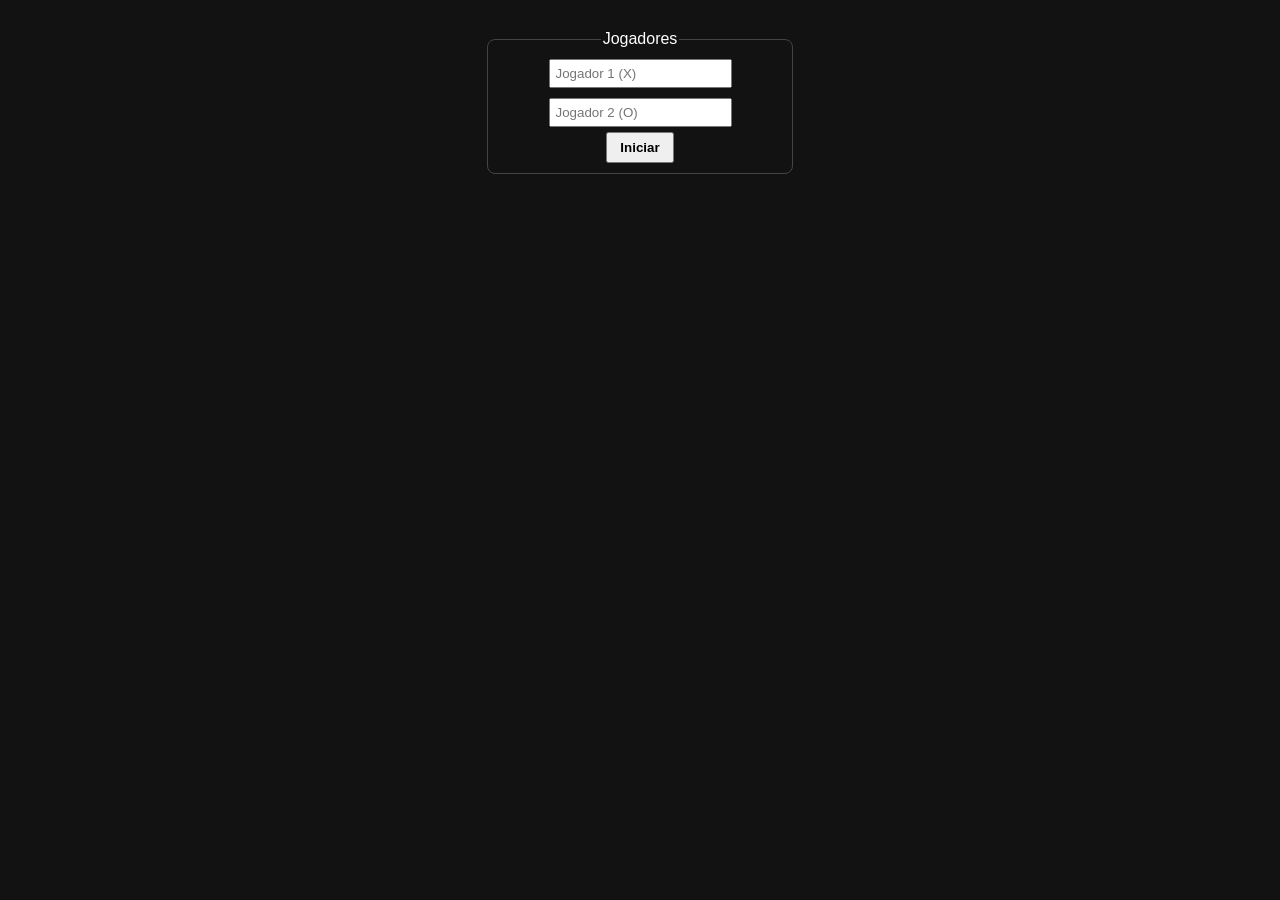
<file: AULA_07/index.html>
<!DOCTYPE html>
<html lang="pt-BR">
<head>
  <meta charset="UTF-8">
  <title>Jogo da Velha</title>
  <link rel="stylesheet" href="style.css">
</head>
<body>

  <fieldset>
    <legend>Jogadores</legend>
    <input type="text" id="j1" placeholder="Jogador 1 (X)"><br>
    <input type="text" id="j2" placeholder="Jogador 2 (O)"><br>
    <button onclick="iniciar()">Iniciar</button>
  </fieldset>

  <h3 id="status"></h3>

  <div id="game" style="display:none">
    <table>
      <tr><td onclick="jogar(this,0)"></td><td onclick="jogar(this,1)"></td><td onclick="jogar(this,2)"></td></tr>
      <tr><td onclick="jogar(this,3)"></td><td onclick="jogar(this,4)"></td><td onclick="jogar(this,5)"></td></tr>
      <tr><td onclick="jogar(this,6)"></td><td onclick="jogar(this,7)"></td><td onclick="jogar(this,8)"></td></tr>
    </table>
  </div>

  <script src="script.js"></script>
</body>
</html>
</file>
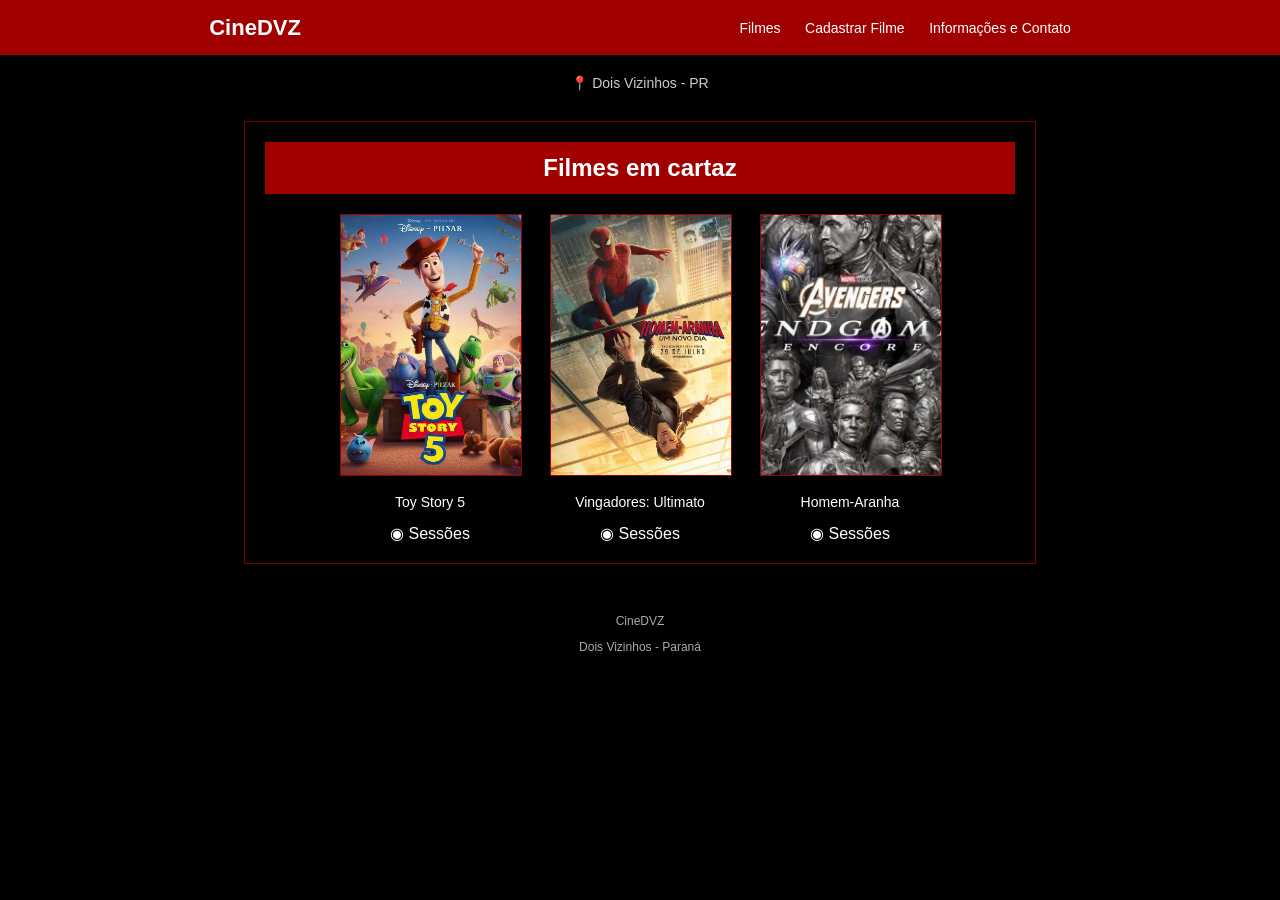
<file: Projeto Cinema/index.html>
<!DOCTYPE html>
<html lang="pt-BR">

<head>

    <meta charset="UTF-8">

    <title>CineDVZ</title>

    <link rel="stylesheet" href="style.css">

</head>

<body>

<header>

    <h1>CineDVZ</h1>

    <nav>

        <a href="index.html">Filmes</a>

        <a href="cadastro.html">Cadastrar Filme</a>

        <a href="contato.html">Informações e Contato</a>

    </nav>

</header>


<div class="localizacao">

    📍 Dois Vizinhos - PR

</div>


<div class="filmes">

    <h2>Filmes em cartaz</h2>

    <div class="lista-filmes">


        <!-- TOY STORY -->

        <div class="filme">

            <a href="sessoes.html">

                <img
                    src="toy-story.jpg"
                    alt="Toy Story 5"
                >

            </a>

            <p>Toy Story 5</p>

            <a href="sessoes.html">
                ◉ Sessões
            </a>

        </div>


        <!-- VINGADORES -->

        <div class="filme">

            <a href="sessoes.html">

                <img
                    src="vingadores.jpg"
                    alt="Vingadores"
                >

            </a>

            <p>Vingadores: Ultimato</p>

            <a href="sessoes.html">
                ◉ Sessões
            </a>

        </div>


        <!-- HOMEM-ARANHA -->

        <div class="filme">

            <a href="sessoes.html">

                <img
                    src="homem-aranha.jpg"
                    alt="Homem-Aranha"
                >

            </a>

            <p>Homem-Aranha</p>

            <a href="sessoes.html">
                ◉ Sessões
            </a>

        </div>


    </div>

</div>


<footer>

    <p>CineDVZ</p>

    <p>Dois Vizinhos - Paraná</p>

</footer>


<script src="script.js"></script>

</body>

</html>
</file>
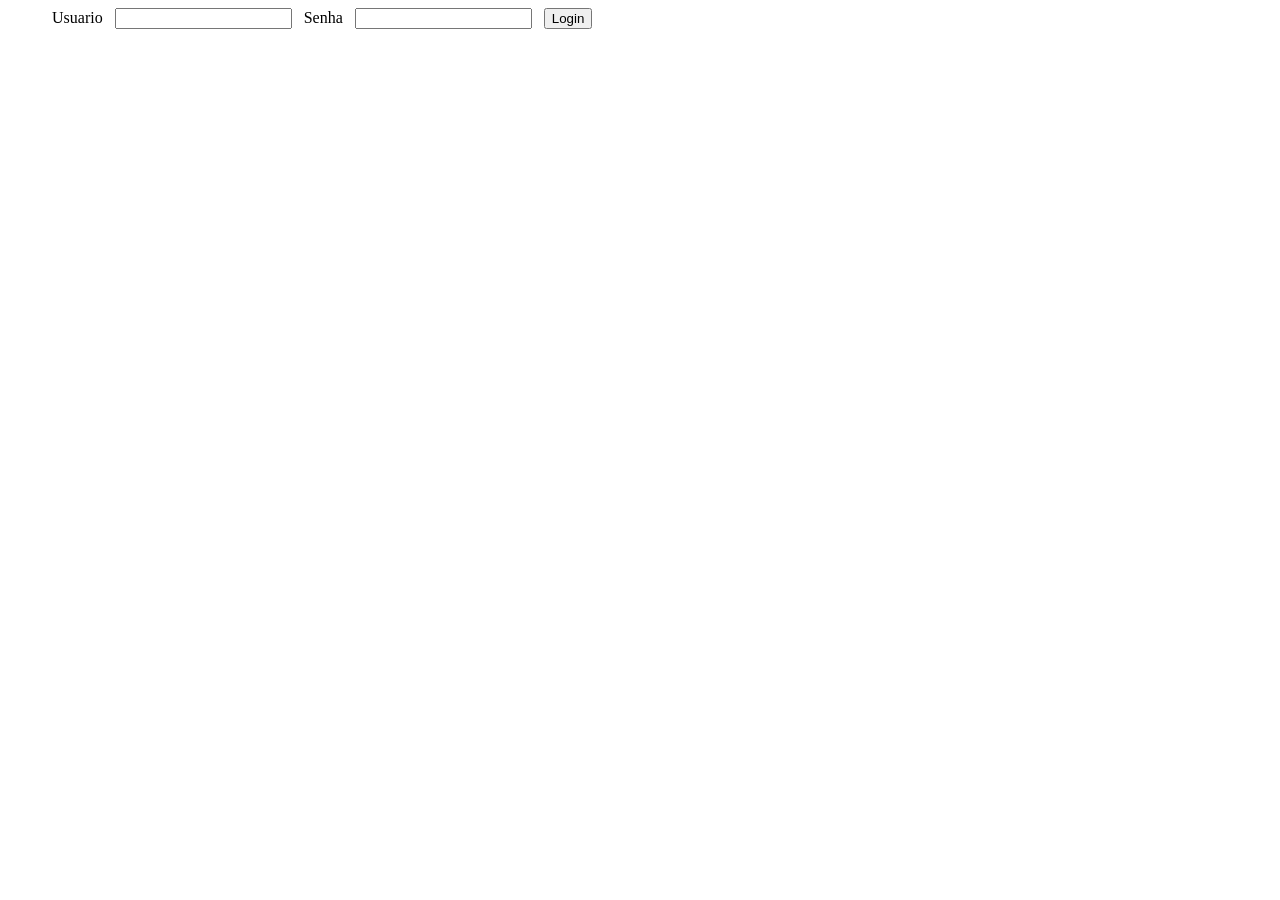
<file: AULA_08/login.html>
<!DOCTYPE html>
<html lang="pt-br">
<head>
  <meta charset="UTF-8">
  <meta name="viewport" content="width=device-width, initial-scale=1.0">
  <title>Login</title>
</head>
<body>
  <label for="usuario">Usuario</label>
  <input id="usuario" type="text">

  <label for="senha">Senha</label>
  <input id="senha" type="password">

  <button onclick="login()">Login</button>

  <h1 id="mensagem"></h1>

  <script src="./script.js"></script>
</body>
</html>
</file>
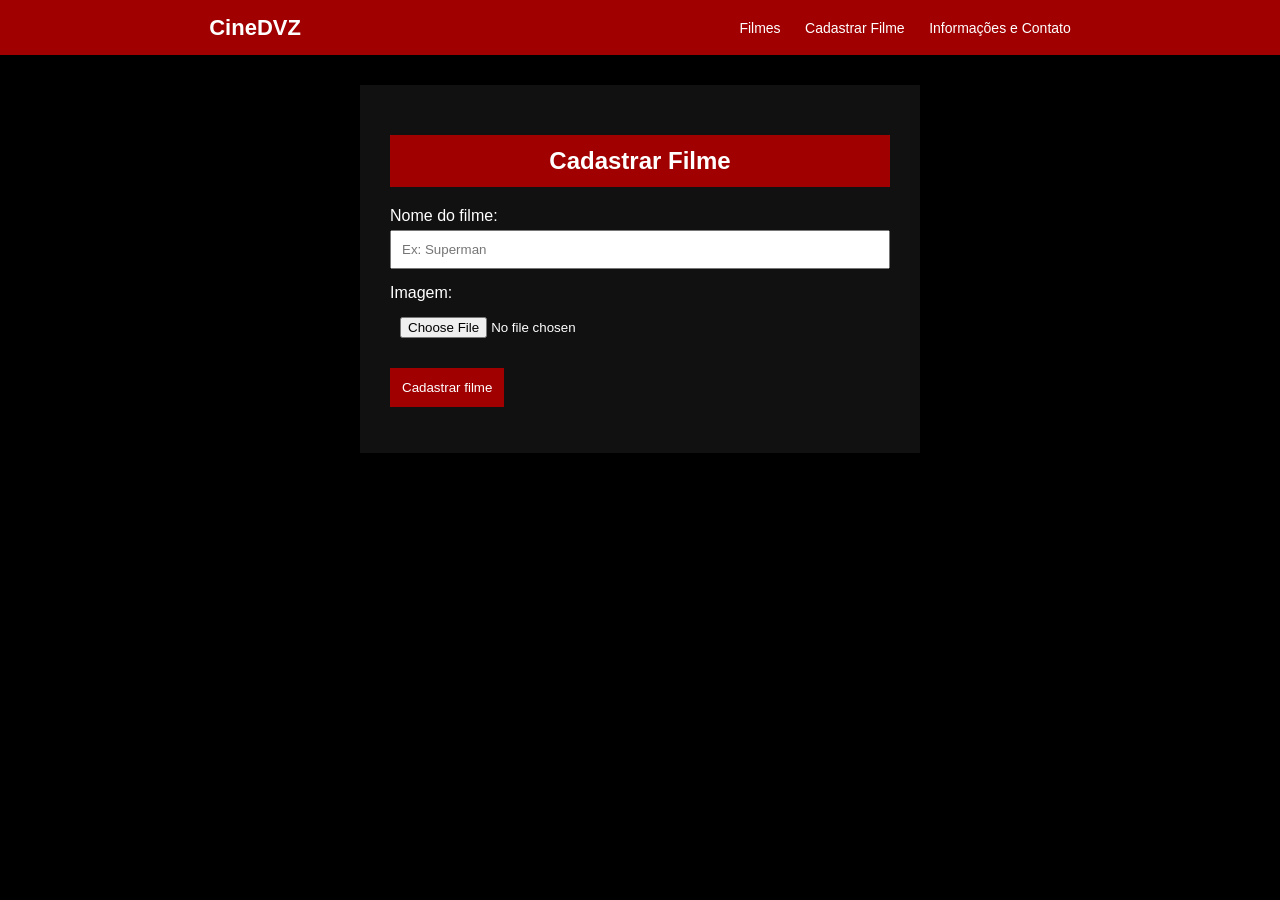
<file: Projeto Cinema/cadastro.html>
<!DOCTYPE html>
<html lang="pt-BR">

<head>

    <meta charset="UTF-8">

    <title>Cadastrar Filme - CineDVZ</title>

    <link rel="stylesheet" href="style.css">

</head>

<body>

<header>

    <h1>CineDVZ</h1>

    <nav>

        <a href="index.html">Filmes</a>

        <a href="cadastro.html">Cadastrar Filme</a>

        <a href="contato.html">Informações e Contato</a>

    </nav>

</header>


<div class="cadastro">

    <h2>Cadastrar Filme</h2>


    <label>Nome do filme:</label>

    <input
        type="text"
        id="nome"
        placeholder="Ex: Superman"
    >


    <label>Imagem:</label>

    <input
        type="file"
        id="imagem"
        accept="image/*"
    >


    <button onclick="cadastrar()">

        Cadastrar filme

    </button>


    <p id="mensagem"></p>

</div>


<script src="script.js"></script>

</body>

</html>
</file>
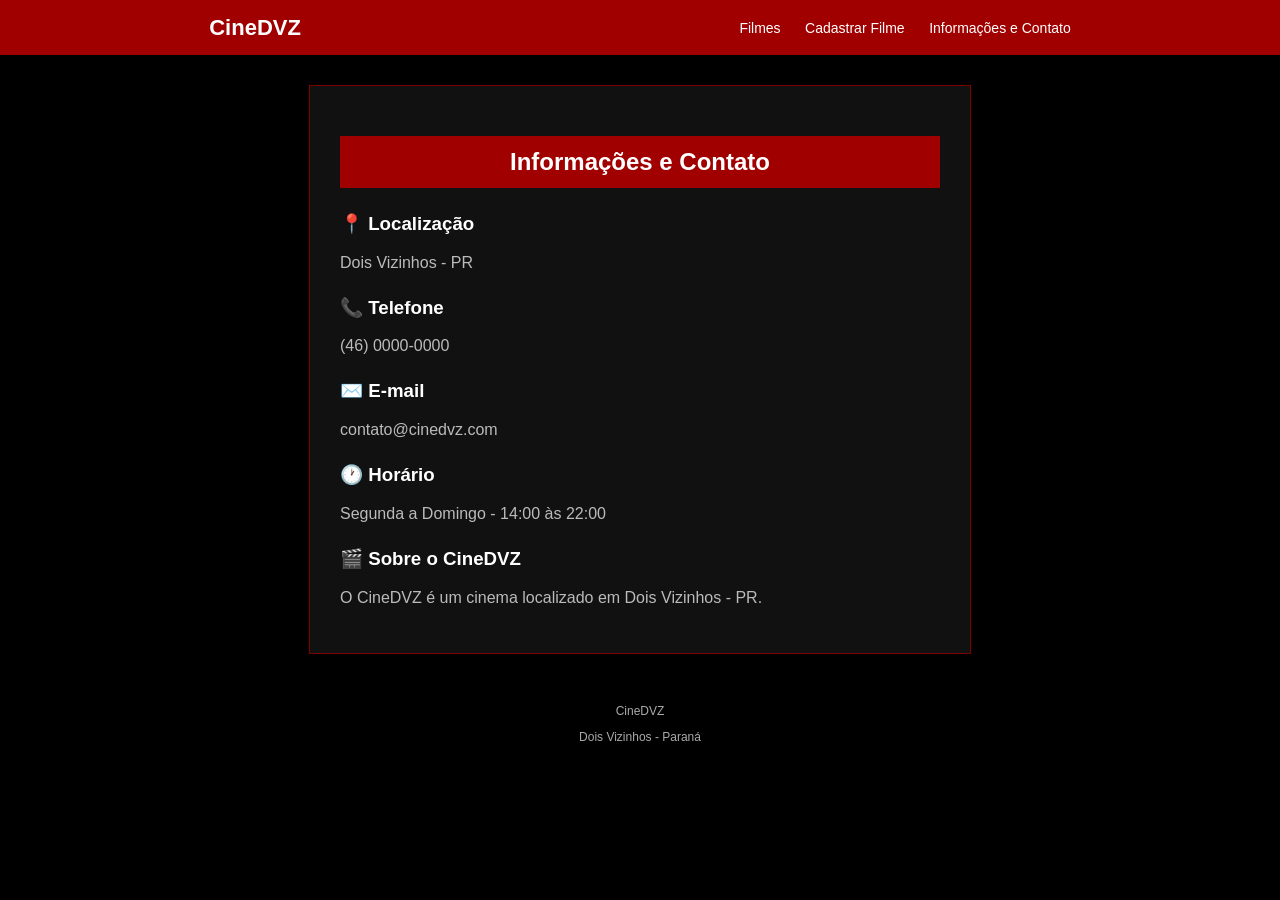
<file: Projeto Cinema/contato.html>
<!DOCTYPE html>
<html lang="pt-BR">

<head>

    <meta charset="UTF-8">

    <title>Informações e Contato - CineDVZ</title>

    <link rel="stylesheet" href="style.css">

</head>

<body>

<header>

    <h1>CineDVZ</h1>

    <nav>

        <a href="index.html">Filmes</a>

        <a href="cadastro.html">Cadastrar Filme</a>

        <a href="contato.html">Informações e Contato</a>

    </nav>

</header>


<div class="contato">

    <h2>Informações e Contato</h2>


    <h3>📍 Localização</h3>

    <p>
        Dois Vizinhos - PR
    </p>


    <h3>📞 Telefone</h3>

    <p>
        (46) 0000-0000
    </p>


    <h3>✉️ E-mail</h3>

    <p>
        contato@cinedvz.com
    </p>


    <h3>🕐 Horário</h3>

    <p>
        Segunda a Domingo - 14:00 às 22:00
    </p>


    <h3>🎬 Sobre o CineDVZ</h3>

    <p>

        O CineDVZ é um cinema localizado em
        Dois Vizinhos - PR.

    </p>

</div>


<footer>

    <p>CineDVZ</p>

    <p>Dois Vizinhos - Paraná</p>

</footer>


</body>

</html>
</file>
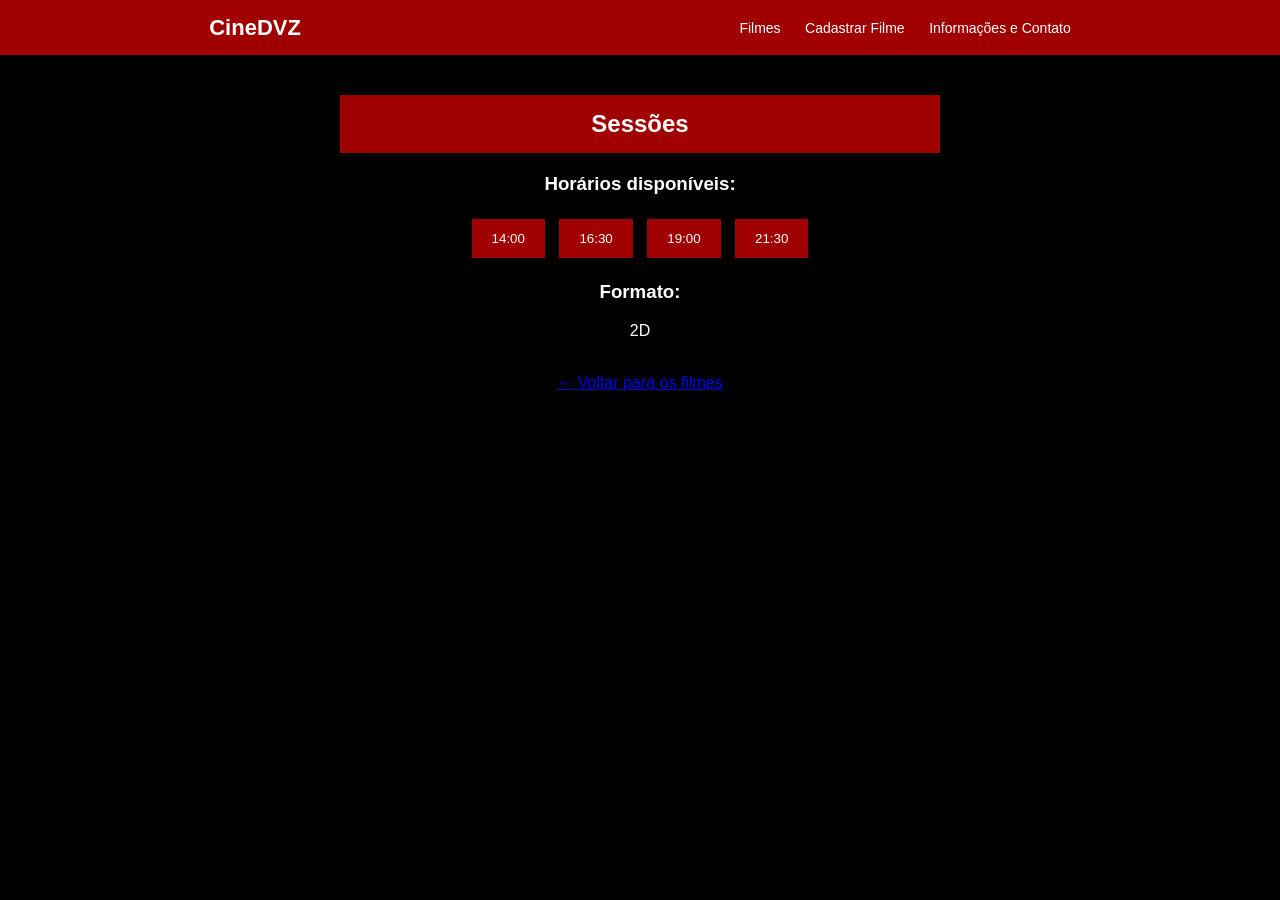
<file: Projeto Cinema/sessoes.html>
<!DOCTYPE html>
<html lang="pt-BR">

<head>

    <meta charset="UTF-8">

    <title>Sessões - CineDVZ</title>

    <link rel="stylesheet" href="style.css">

</head>

<body>

<header>

    <h1>CineDVZ</h1>

    <nav>

        <a href="index.html">Filmes</a>

        <a href="cadastro.html">Cadastrar Filme</a>

        <a href="contato.html">Informações e Contato</a>

    </nav>

</header>


<div class="sessoes">

    <h2>Sessões</h2>


    <h3>Horários disponíveis:</h3>


    <div class="horarios">

        <button>14:00</button>

        <button>16:30</button>

        <button>19:00</button>

        <button>21:30</button>

    </div>


    <h3>Formato:</h3>

    <p>2D</p>


    <br>


    <a href="index.html">

        ← Voltar para os filmes

    </a>

</div>


</body>

</html>
</file>
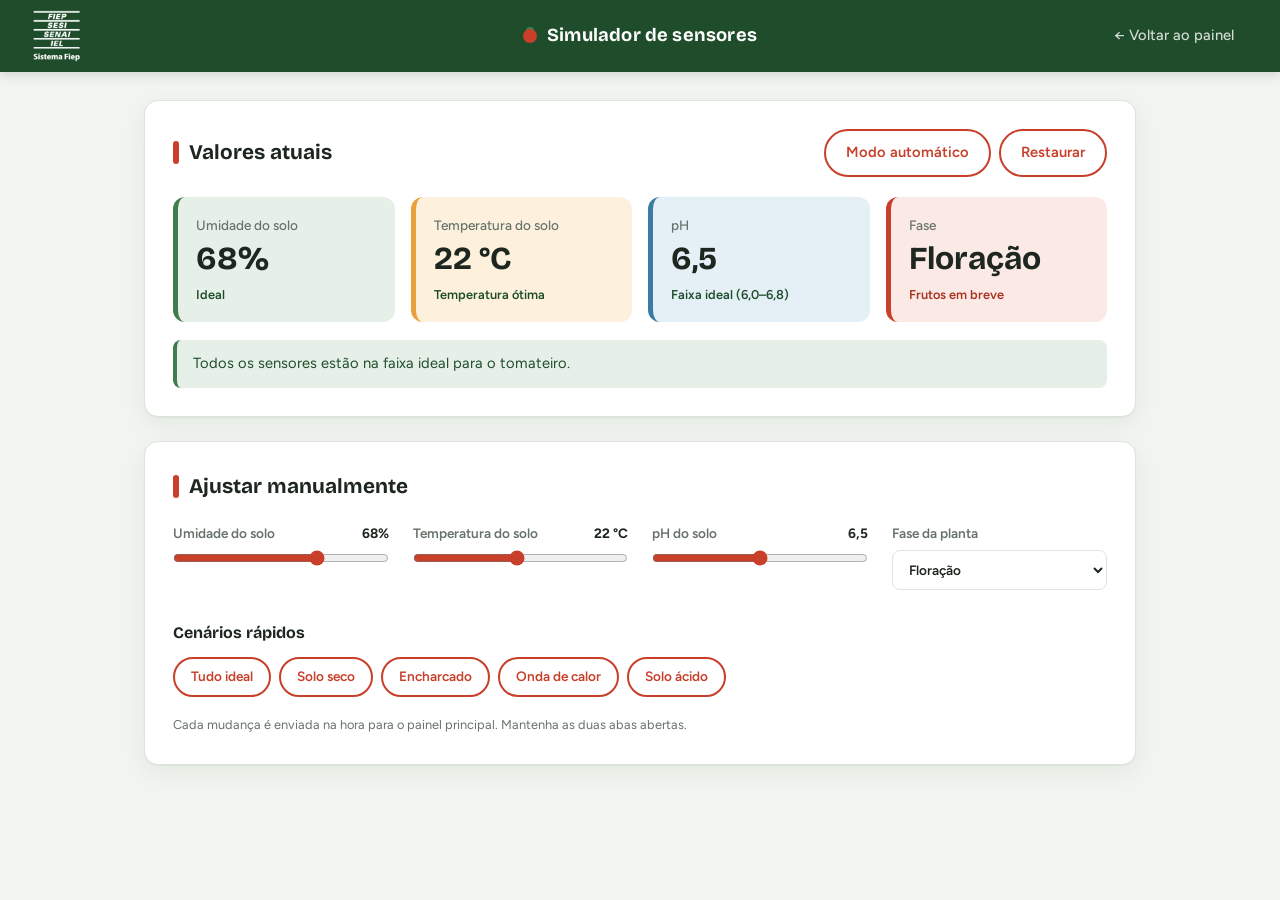
<file: Projeto Horta/simulador.html>
<!DOCTYPE html>
<html lang="pt-BR">
<head>
    <meta charset="UTF-8">
    <meta name="viewport" content="width=device-width, initial-scale=1.0">
    <title>Simulador de Sensores – Horta Escolar</title>
    <link rel="stylesheet" href="style.css">
</head>
<body>
    <header class="topbar">
        <img class="logo-sesi" src="logo-sesi-branca.png" alt="Sistema Fiep: FIEP, SESI, SENAI e IEL">
        <strong>Simulador de sensores</strong>
        <nav><a href="index.html">← Voltar ao painel</a></nav>
    </header>

    <main>
        <section>
            <div class="row">
                <h2>Valores atuais</h2>
                <div class="sim-actions">
                    <button class="btn btn-outline" id="btn-auto" type="button">Modo automático</button>
                    <button class="btn btn-outline" id="btn-reset" type="button">Restaurar</button>
                </div>
            </div>

            <div class="stats">
                <div class="stat" id="card-umidade"><span>Umidade do solo</span><b id="sensor-umidade">68%</b><small id="status-umidade">Ideal</small></div>
                <div class="stat" id="card-temp"><span>Temperatura do solo</span><b id="sensor-temp">22 °C</b><small id="status-temp">Ótima</small></div>
                <div class="stat" id="card-ph"><span>pH</span><b id="sensor-ph">6,5</b><small id="status-ph">Faixa ideal (6,0–6,8)</small></div>
                <div class="stat" id="card-fase"><span>Fase</span><b id="sensor-fase">Floração</b><small id="status-fase">Frutos em breve</small></div>
            </div>
            <p class="note" id="sensor-advice"></p>
        </section>

        <section>
            <h2>Ajustar manualmente</h2>
            <div class="sliders">
                <label>Umidade do solo <output id="out-umidade">68%</output>
                    <input type="range" id="sim-umidade" min="0" max="100" step="1" value="68">
                </label>
                <label>Temperatura do solo <output id="out-temp">22 °C</output>
                    <input type="range" id="sim-temp" min="5" max="40" step="1" value="22">
                </label>
                <label>pH do solo <output id="out-ph">6,5</output>
                    <input type="range" id="sim-ph" min="4" max="9" step="0.1" value="6.5">
                </label>
                <label>Fase da planta
                    <select id="sim-fase">
                        <option>Muda</option>
                        <option>Crescimento</option>
                        <option selected>Floração</option>
                        <option>Frutificação</option>
                        <option>Colheita</option>
                    </select>
                </label>
            </div>

            <h3 class="sub">Cenários rápidos</h3>
            <div class="cenarios">
                <button class="btn btn-outline" type="button" data-cenario="ideal">Tudo ideal</button>
                <button class="btn btn-outline" type="button" data-cenario="seca">Solo seco</button>
                <button class="btn btn-outline" type="button" data-cenario="encharcado">Encharcado</button>
                <button class="btn btn-outline" type="button" data-cenario="calor">Onda de calor</button>
                <button class="btn btn-outline" type="button" data-cenario="acido">Solo ácido</button>
            </div>
            <p class="muted sync-info">Cada mudança é enviada na hora para o painel principal. Mantenha as duas abas abertas.</p>
        </section>
    </main>

    <script src="sensores.js"></script>
    <script src="simulador.js"></script>
</body>
</html>
</file>
<file: AULA_07/style.css>
body { 
  font-family: sans-serif; 
  background: #121212; 
  color: #fff; 
  text-align: center; 
  margin-top: 30px; 
}

fieldset { 
  width: 280px; 
  margin: 0 auto 15px; 
  border: 1px solid #444; 
  border-radius: 8px; 
}

input { 
  margin: 5px; 
  padding: 5px; 
}

button { 
  padding: 6px 12px; 
  font-weight: bold; 
  cursor: pointer; 
}

table { 
  border-collapse: collapse; 
  margin: 20px auto; 
}

td { 
  width: 90px; 
  height: 90px; 
  font-size: 50px; 
  font-weight: bold; 
  text-align: center; 
  cursor: pointer; 
}

td:hover { 
  background-color: #222; 
}

tr:not(:last-child) td { 
  border-bottom: 4px solid #fff; 
}

td:not(:last-child) { 
  border-right: 4px solid #fff; 
}
</file>
<file: Projeto Cinema/style.css>
body {

    margin: 0;

    background-color: black;

    color: white;

    font-family: Arial;

}


/* MENU */

header {

    height: 55px;

    background-color: #a00000;

    display: flex;

    align-items: center;

    justify-content: space-around;

}


header h1 {

    font-size: 22px;

    margin: 0;

}


nav a {

    color: white;

    text-decoration: none;

    margin-left: 20px;

    font-size: 14px;

}


nav a:hover {

    color: yellow;

}


/* LOCALIZAÇÃO */

.localizacao {

    text-align: center;

    margin-top: 20px;

    color: #ccc;

    font-size: 14px;

}


/* FILMES */

.filmes {

    width: 750px;

    margin: 30px auto;

    border: 1px solid #800000;

    padding: 20px;

}


.filmes h2 {

    background-color: #a00000;

    text-align: center;

    padding: 12px;

    margin-top: 0;

}


/* LISTA DE FILMES */

.lista-filmes {

    display: flex;

    justify-content: center;

    gap: 30px;

    flex-wrap: wrap;

}


/* FILME */

.filme {

    width: 180px;

    text-align: center;

}


/* IMAGEM */

.filme img {

    width: 180px;

    height: 260px;

    object-fit: cover;

    border: 1px solid #a00000;

}


/* NOME */

.filme p {

    font-size: 14px;

}


/* LINKS */

.filme a {

    color: white;

    text-decoration: none;

}


.filme a:hover {

    color: yellow;

}


/* CADASTRO */

.cadastro {

    width: 500px;

    margin: 30px auto;

    background-color: #111;

    padding: 30px;

}


.cadastro h2 {

    background-color: #a00000;

    text-align: center;

    padding: 12px;

}


.cadastro label {

    display: block;

    margin-top: 15px;

}


.cadastro input {

    width: 100%;

    padding: 10px;

    margin-top: 5px;

    box-sizing: border-box;

}


.cadastro button {

    margin-top: 20px;

    padding: 12px;

    background-color: #a00000;

    color: white;

    border: none;

    cursor: pointer;

}


.cadastro button:hover {

    background-color: #c00000;

}


/* CONTATO */

.contato {

    width: 600px;

    margin: 30px auto;

    background-color: #111;

    padding: 30px;

    border: 1px solid #800000;

}


.contato h2 {

    background-color: #a00000;

    text-align: center;

    padding: 12px;

}


.contato h3 {

    margin-top: 25px;

}


.contato p {

    color: #bbb;

}


/* SESSÕES */

.sessoes {

    width: 600px;

    margin: 40px auto;

    text-align: center;

}


.sessoes h2 {

    background-color: #a00000;

    padding: 15px;

}


.horarios button {

    padding: 12px 20px;

    margin: 5px;

    background-color: #a00000;

    color: white;

    border: none;

    cursor: pointer;

}


.horarios button:hover {

    background-color: #c00000;

}


/* RODAPÉ */

footer {

    width: 750px;

    margin: 50px auto;

    color: #aaa;

    font-size: 12px;

    text-align: center;

}
</file>
<file: Projeto Horta/style.css>
@import url('https://fonts.googleapis.com/css2?family=Bricolage+Grotesque:wght@500;700&family=Figtree:wght@400;500;600&display=swap');

/* --- TOKENS --- */
:root {
    --tomato: #c8402a;
    --tomato-dark: #a8321f;
    --tomato-soft: #fbe9e5;
    --leaf: #1f4d2b;
    --leaf-mid: #3f7d4e;
    --leaf-soft: #e6f0e8;
    --sun: #e9a23b;
    --sky: #3a7ca5;
    --bg: #f1f4ef;
    --card: #ffffff;
    --text: #1d261f;
    --muted: #66726a;
    --line: #dde4dc;
    --radius: 14px;
    --shadow: 0 1px 2px rgba(31, 77, 43, .06), 0 8px 24px rgba(31, 77, 43, .06);
    --font-head: 'Bricolage Grotesque', 'Segoe UI', system-ui, sans-serif;
    --font-body: 'Figtree', 'Segoe UI', system-ui, sans-serif;
}

* { margin: 0; padding: 0; box-sizing: border-box; }
html { scroll-behavior: smooth; scroll-padding-top: 80px; }
body {
    font-family: var(--font-body);
    color: var(--text);
    background: var(--bg);
    line-height: 1.6;
}

/* --- TOPO --- */
.topbar {
    position: sticky; top: 0; z-index: 10;
    display: flex; justify-content: space-between; align-items: center;
    padding: 14px 32px;
    background: var(--leaf);
    color: #fff;
    box-shadow: 0 2px 12px rgba(0, 0, 0, .15);
}
.topbar strong {
    font-family: var(--font-head);
    font-size: 1.15rem;
    letter-spacing: .01em;
    display: flex; align-items: center; gap: 10px;
}
.topbar strong::before {
    content: '';
    width: 14px; height: 14px; border-radius: 50%;
    background: var(--tomato);
    box-shadow: 0 -5px 0 -3px var(--leaf-mid);
}
.topbar nav { display: flex; gap: 6px; }
.topbar a {
    color: rgba(255, 255, 255, .8);
    text-decoration: none; font-size: .92rem; font-weight: 500;
    padding: 6px 14px; border-radius: 999px;
    transition: background .2s, color .2s;
}
.topbar a:hover { background: rgba(255, 255, 255, .14); color: #fff; }

/* --- LAYOUT --- */
main { max-width: 1040px; margin: 0 auto; padding: 28px 24px 72px; display: grid; gap: 24px; }
section {
    background: var(--card);
    border: 1px solid var(--line);
    border-radius: var(--radius);
    box-shadow: var(--shadow);
    padding: 28px;
}
h2 {
    font-family: var(--font-head);
    font-size: 1.3rem; font-weight: 700;
    margin-bottom: 20px;
    display: flex; align-items: center; gap: 10px;
}
h2::before {
    content: '';
    width: 6px; height: 1.1em; border-radius: 3px;
    background: var(--tomato);
}
#tempo h2::before { background: var(--sun); }
#dashboard h2::before { background: var(--leaf-mid); }
#manejo h2::before { background: var(--sky); }
h3 { font-family: var(--font-head); font-size: 1.15rem; margin-bottom: 18px; }

.row { display: flex; justify-content: space-between; align-items: center; gap: 12px; margin-bottom: 20px; flex-wrap: wrap; }
.row h2 { margin: 0; }
.grid { display: grid; grid-template-columns: 1fr 1fr; gap: 32px; align-items: start; }
#manejo.grid { gap: 40px; }

/* --- SENSORES --- */
.stats { display: grid; grid-template-columns: repeat(auto-fit, minmax(190px, 1fr)); gap: 16px; }
.stat {
    padding: 18px 18px 16px;
    border-radius: 12px;
    background: var(--leaf-soft);
    border-left: 5px solid var(--leaf-mid);
}
.stat:nth-child(2) { background: #fdf1de; border-color: var(--sun); }
.stat:nth-child(3) { background: #e4eff6; border-color: var(--sky); }
.stat:nth-child(4) { background: var(--tomato-soft); border-color: var(--tomato); }
.stat span { display: block; color: var(--muted); font-size: .85rem; font-weight: 500; }
.stat b { display: block; font-family: var(--font-head); font-size: 2rem; line-height: 1.2; margin: 4px 0 2px; }
.stat small { color: var(--leaf); font-size: .8rem; font-weight: 600; }
.stat:nth-child(4) small { color: var(--tomato-dark); }

/* --- PREVISÃO --- */
.muted { color: var(--muted); font-size: .8rem; }
.now { display: flex; align-items: baseline; gap: 10px; margin-bottom: 18px; }
.now b { font-family: var(--font-head); font-size: 2.6rem; font-weight: 700; line-height: 1; }
.now span { color: var(--muted); font-size: 1.05rem; }
.days { display: grid; grid-template-columns: repeat(auto-fit, minmax(104px, 1fr)); gap: 10px; }
.day {
    padding: 12px; border-radius: 12px;
    background: #fdf6e8;
    border: 1px solid #f3e2bd;
    font-size: .85rem;
    transition: transform .2s, box-shadow .2s;
}
.day:hover { transform: translateY(-3px); box-shadow: 0 6px 14px rgba(0, 0, 0, .08); }
.day b { display: block; font-family: var(--font-head); font-weight: 700; margin-bottom: 2px; }
.day span { display: block; color: var(--muted); }
.day .rain { margin-top: 6px; color: var(--text); font-weight: 500; }
.day.wet { background: #e4eff6; border-color: #bcd6e6; }
.day.wet .rain { color: var(--sky); font-weight: 700; }
.note {
    margin-top: 18px; padding: 12px 16px;
    background: var(--leaf-soft);
    border-left: 4px solid var(--leaf-mid);
    border-radius: 8px;
    font-size: .92rem; color: var(--leaf);
}

/* --- TABELA E GRÁFICO --- */
table { width: 100%; border-collapse: collapse; font-size: .9rem; }
th {
    text-align: left; padding: 10px 12px;
    background: var(--leaf-soft); color: var(--leaf);
    font-weight: 600; font-size: .82rem;
}
th:first-child { border-radius: 8px 0 0 8px; }
th:last-child { border-radius: 0 8px 8px 0; }
td { padding: 11px 12px; border-bottom: 1px solid var(--line); }
tbody tr { transition: background .15s; }
tbody tr:hover { background: #f7faf6; }
.chart-box { position: relative; height: 270px; }

/* --- MANEJO --- */
.tips { list-style: none; display: grid; gap: 12px; }
.tips li {
    padding: 14px 16px 14px 48px; position: relative;
    background: var(--bg); border-radius: 10px; font-size: .94rem;
}
.tips li::before {
    content: '✓';
    position: absolute; left: 14px; top: 14px;
    width: 22px; height: 22px; border-radius: 50%;
    background: var(--leaf-mid); color: #fff;
    font-size: .75rem; font-weight: 700;
    display: grid; place-items: center;
}
.tips b { color: var(--leaf); }

/* --- FORMULÁRIOS --- */
label { display: block; font-size: .85rem; font-weight: 600; color: var(--muted); margin-bottom: 14px; }
input, select {
    display: block; width: 100%; margin-top: 5px; padding: 10px 12px;
    border: 1.5px solid var(--line); border-radius: 8px;
    background: #fff; font: inherit; color: var(--text);
    transition: border-color .2s, box-shadow .2s;
}
input:focus, select:focus {
    outline: none; border-color: var(--leaf-mid);
    box-shadow: 0 0 0 3px rgba(63, 125, 78, .2);
}
.inline-form { display: flex; gap: 10px; align-items: flex-end; flex-wrap: wrap; }
.inline-form label { flex: 1; margin: 0; min-width: 140px; }
.result {
    margin-top: 18px; padding: 16px 18px;
    background: var(--tomato-soft);
    border-left: 4px solid var(--tomato);
    border-radius: 8px;
    font-size: 1.02rem;
}
.result[hidden] { display: none; }

/* --- BOTÕES --- */
.btn {
    padding: 10px 20px; border: 2px solid var(--tomato); border-radius: 999px;
    background: var(--tomato); color: #fff;
    font: inherit; font-size: .92rem; font-weight: 600; cursor: pointer;
    transition: background .2s, border-color .2s, transform .15s, box-shadow .2s;
}
.btn:hover { background: var(--tomato-dark); border-color: var(--tomato-dark); box-shadow: 0 4px 12px rgba(200, 64, 42, .3); }
.btn:active { transform: scale(.97); }
.btn:focus-visible { outline: 3px solid rgba(200, 64, 42, .35); outline-offset: 2px; }
.btn-outline { background: transparent; color: var(--tomato); }
.btn-outline:hover { background: var(--tomato-soft); border-color: var(--tomato); box-shadow: none; }

/* --- MODAL --- */
.overlay {
    position: fixed; inset: 0; z-index: 100;
    display: flex; align-items: center; justify-content: center; padding: 16px;
    background: rgba(20, 38, 25, .55);
    backdrop-filter: blur(3px);
}
.overlay[hidden] { display: none; }
.modal {
    width: 100%; max-width: 420px; padding: 28px;
    background: #fff; border-radius: 18px;
    border-top: 6px solid var(--tomato);
    box-shadow: 0 24px 60px rgba(0, 0, 0, .3);
    animation: pop .22s ease-out;
}
.actions { display: flex; justify-content: flex-end; gap: 10px; margin-top: 10px; }
@keyframes pop {
    from { opacity: 0; transform: translateY(12px) scale(.97); }
    to   { opacity: 1; transform: none; }
}

/* --- RESPONSIVO E ACESSIBILIDADE --- */
@media (max-width: 720px) {
    .grid { grid-template-columns: 1fr; gap: 28px; }
    .topbar { flex-direction: column; align-items: flex-start; gap: 10px; padding: 14px 18px; }
    .topbar nav { flex-wrap: wrap; }
    main { padding: 18px 14px 56px; }
    section { padding: 20px; }
}
@media (prefers-reduced-motion: reduce) {
    * { animation: none !important; transition: none !important; scroll-behavior: auto !important; }
}

/* --- SIMULADOR DE SENSORES --- */
.stat { transition: box-shadow .2s, background .2s; }
.stat.alerta { box-shadow: 0 0 0 2px rgba(200, 64, 42, .45); }
.stat.alerta small { color: var(--tomato-dark); }
.sim {
    margin-top: 24px; padding: 20px;
    border: 1.5px dashed var(--leaf-mid);
    border-radius: 12px;
    background: #fafcf9;
}
.sim h3 { margin: 0; }
.sim-actions { display: flex; gap: 8px; flex-wrap: wrap; }
.sim .btn { padding: 7px 16px; font-size: .85rem; }
.sliders { display: grid; grid-template-columns: repeat(auto-fit, minmax(210px, 1fr)); gap: 8px 24px; }
.sliders label { margin-bottom: 8px; }
.sliders output { float: right; color: var(--text); font-weight: 700; }
input[type="range"] { padding: 0; border: 0; box-shadow: none; accent-color: var(--tomato); cursor: pointer; }
.sim .note { margin-top: 8px; }

/* --- PÁGINA DO SIMULADOR --- */
a.btn { display: inline-block; text-decoration: none; }
.sub { margin: 22px 0 12px; font-size: 1rem; }
.cenarios { display: flex; gap: 8px; flex-wrap: wrap; }
.cenarios .btn { padding: 7px 16px; font-size: .85rem; }
.sync-info { margin-top: 18px; }
#sensor-fonte { margin-top: 14px; }

/* --- EXCLUIR REGISTRO --- */
.btn-del {
    padding: 4px 12px; border: 1.5px solid var(--line); border-radius: 999px;
    background: transparent; color: var(--tomato-dark);
    font: inherit; font-size: .8rem; font-weight: 600; cursor: pointer;
    transition: background .15s, border-color .15s;
}
.btn-del:hover { background: var(--tomato-soft); border-color: var(--tomato); }
.btn-del:focus-visible { outline: 3px solid rgba(200, 64, 42, .35); outline-offset: 2px; }
#armazenamento-status { margin-top: 12px; }

/* --- TOPO: logo à esquerda, título ao centro, menu à direita --- */
.topbar {
    display: grid;
    grid-template-columns: 1fr auto 1fr;
    align-items: center;
    gap: 16px;
    padding: 10px 32px;
}
.logo-sesi { height: 52px; width: auto; justify-self: start; display: block; }
.topbar strong { justify-self: center; text-align: center; }
.topbar nav { justify-self: end; }

@media (max-width: 720px) {
    .topbar {
        grid-template-columns: auto 1fr;
        grid-template-areas: "logo titulo" "menu menu";
        padding: 10px 16px;
        gap: 8px 12px;
    }
    .logo-sesi { grid-area: logo; height: 44px; }
    .topbar strong { grid-area: titulo; font-size: 1rem; }
    .topbar nav { grid-area: menu; justify-self: center; }
}
@media (max-width: 720px) {
    .topbar nav { gap: 0; flex-wrap: nowrap; }
    .topbar nav a { padding: 6px 9px; font-size: .85rem; }
}

/* evita rolagem lateral no celular */
main { grid-template-columns: minmax(0, 1fr); }
section { min-width: 0; }
.grid > * { min-width: 0; }
#irrigacao .grid > div:first-child { overflow-x: auto; }
@media (max-width: 720px) {
    th, td { padding-left: 6px; padding-right: 6px; }
}
</file>
